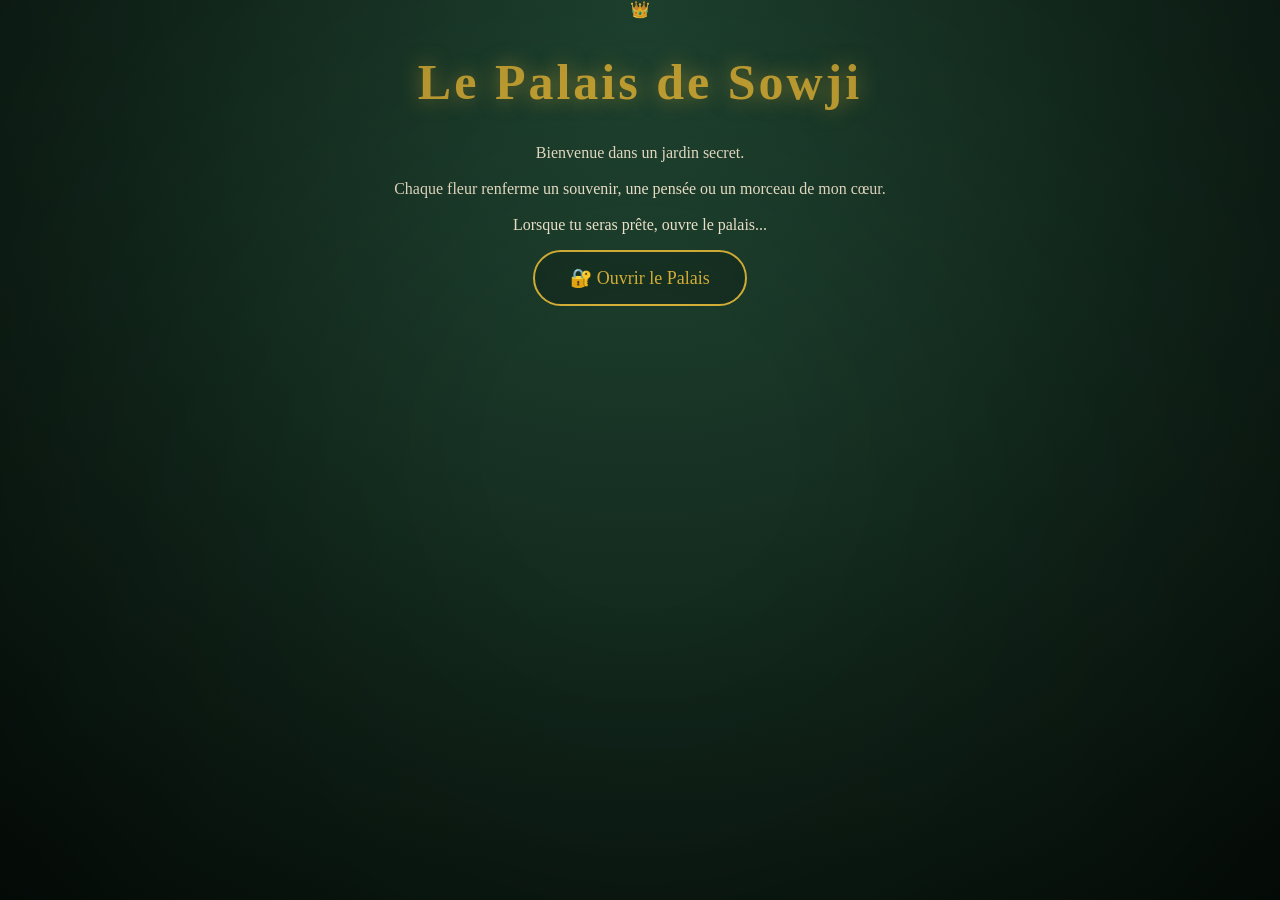
<file: index.html>
<!DOCTYPE html>
<html lang="fr">

<head>

<meta charset="UTF-8">
<meta name="viewport" content="width=device-width, initial-scale=1.0">

<title>Le Palais de Sowji</title>

<link rel="stylesheet" href="style.css">

</head>

<body>

<div class="coffre" id="coffre">

<div class="couvercle">
👑
</div>

<h1>Le Palais de Sowji</h1>

<p>

Bienvenue dans un jardin secret.

<br><br>

Chaque fleur renferme un souvenir,
une pensée ou un morceau de mon cœur.

<br><br>

Lorsque tu seras prête,
ouvre le palais...

</p>

<button id="ouvrirBtn" onclick="ouvrirPalais()">

🔐 Ouvrir le Palais

</button>

</div>

<script>

function creerPetale(){

const petale=document.createElement("div");

petale.className="petale";

const fleurs=["🌸","🌺","🌹","✨"];

petale.innerHTML=fleurs[Math.floor(Math.random()*fleurs.length)];

petale.style.left=Math.random()*100+"vw";

petale.style.animationDuration=(4+Math.random()*5)+"s";

petale.style.fontSize=(18+Math.random()*20)+"px";

document.body.appendChild(petale);

setTimeout(function(){

petale.remove();

},9000);

}



function ouvrirPalais(){

const coffre=document.getElementById("coffre");

const bouton=document.getElementById("ouvrirBtn");

bouton.style.display="none";

coffre.classList.add("ouvert");

let pluie=setInterval(creerPetale,150);

setTimeout(function(){

clearInterval(pluie);

window.location.href="jardin.html";

},1800);

}

</script>

</body>

</html>
</file>
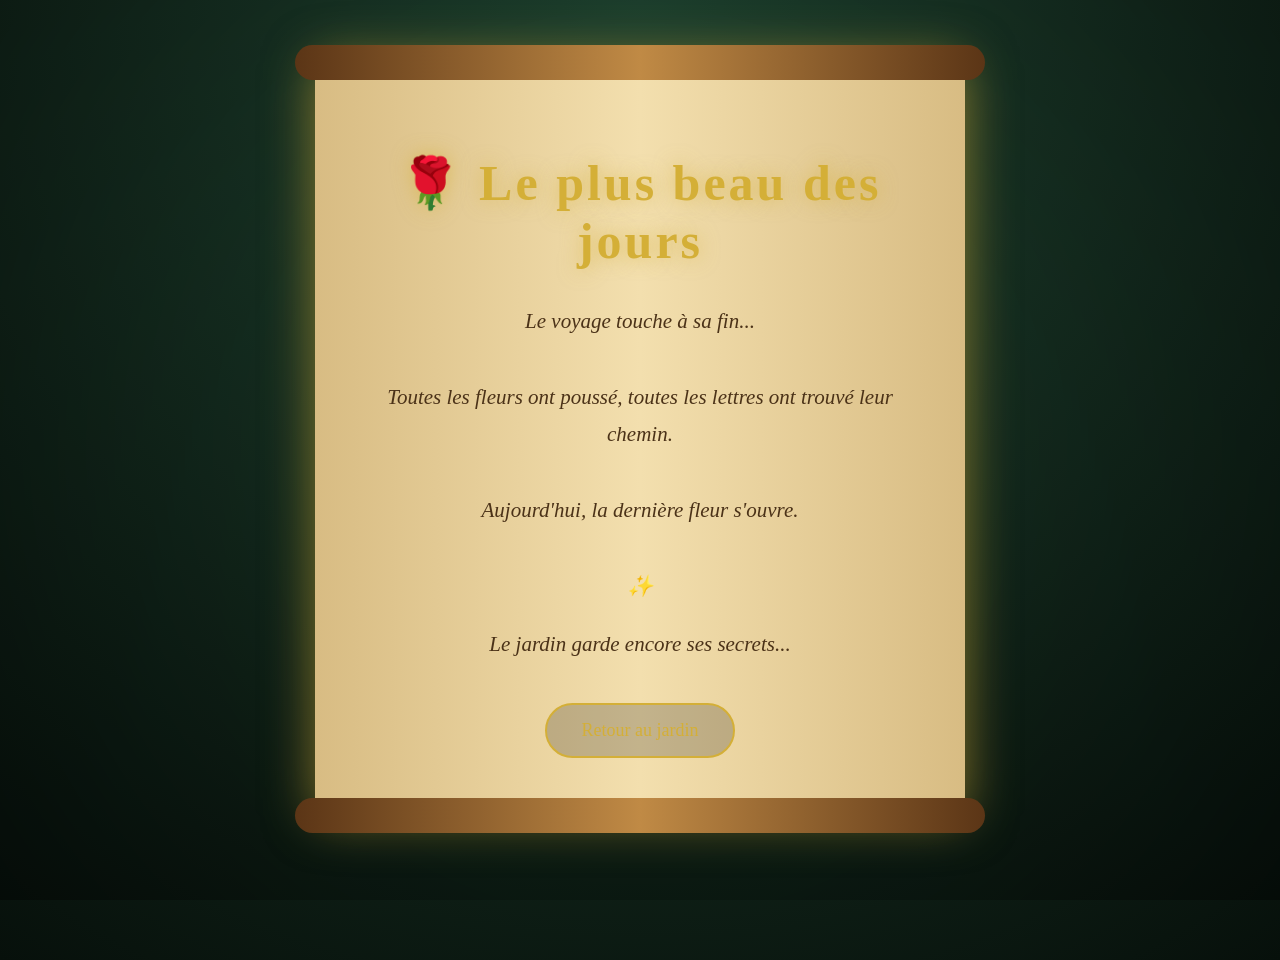
<file: grandjour.html>
<!DOCTYPE html>
<html lang="fr">

<head>

<meta charset="UTF-8">
<meta name="viewport" content="width=device-width, initial-scale=1.0">

<title>Le grand jour</title>

<link rel="stylesheet" href="style.css">

</head>


<body>


<div class="parchemin">


<h1>
🌹 Le plus beau des jours
</h1>


<div class="contenu-lettre">


<p>

Le voyage touche à sa fin...

<br><br>

Toutes les fleurs ont poussé,
toutes les lettres ont trouvé leur chemin.

<br><br>

Aujourd'hui, la dernière fleur s'ouvre.

<br><br>

✨

</p>



<div id="souvenirs"></div>



</div>


<br>


<button onclick="retourJardin()">

Retour au jardin

</button>


</div>





<script>


let zone =

document.getElementById("souvenirs");



let nombre = 0;



for(let cle in localStorage){


if(cle.startsWith("sowji-")){


let lettre =

JSON.parse(

localStorage.getItem(cle)

);



if(lettre.message){


nombre++;


zone.innerHTML +=


`

<p>

🌸 Souvenir du ${cle.replace("sowji-","")}

</p>

`;



}



}



}




if(nombre===0){


zone.innerHTML =

`

<p>

Le jardin garde encore ses secrets...

</p>

`;



}




function retourJardin(){


window.location.href="jardin.html";


}



</script>



</body>

</html>
</file>
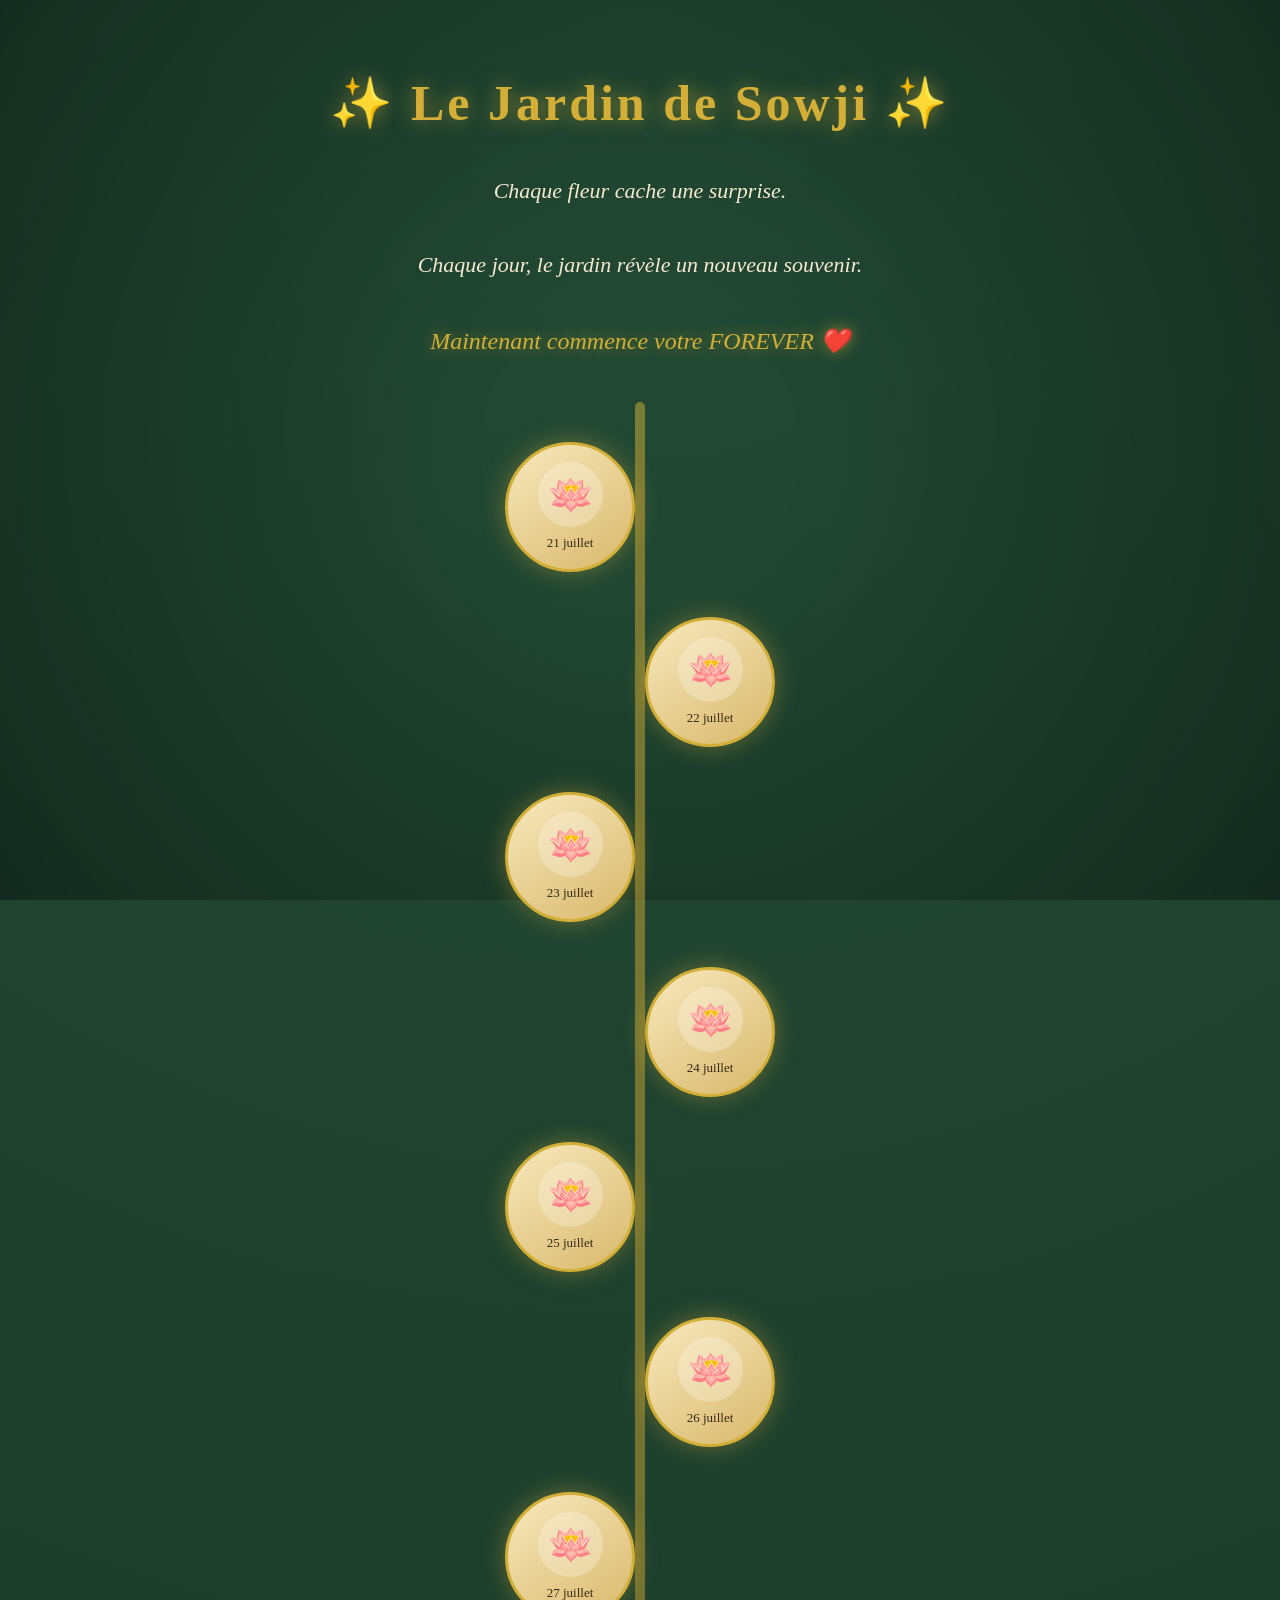
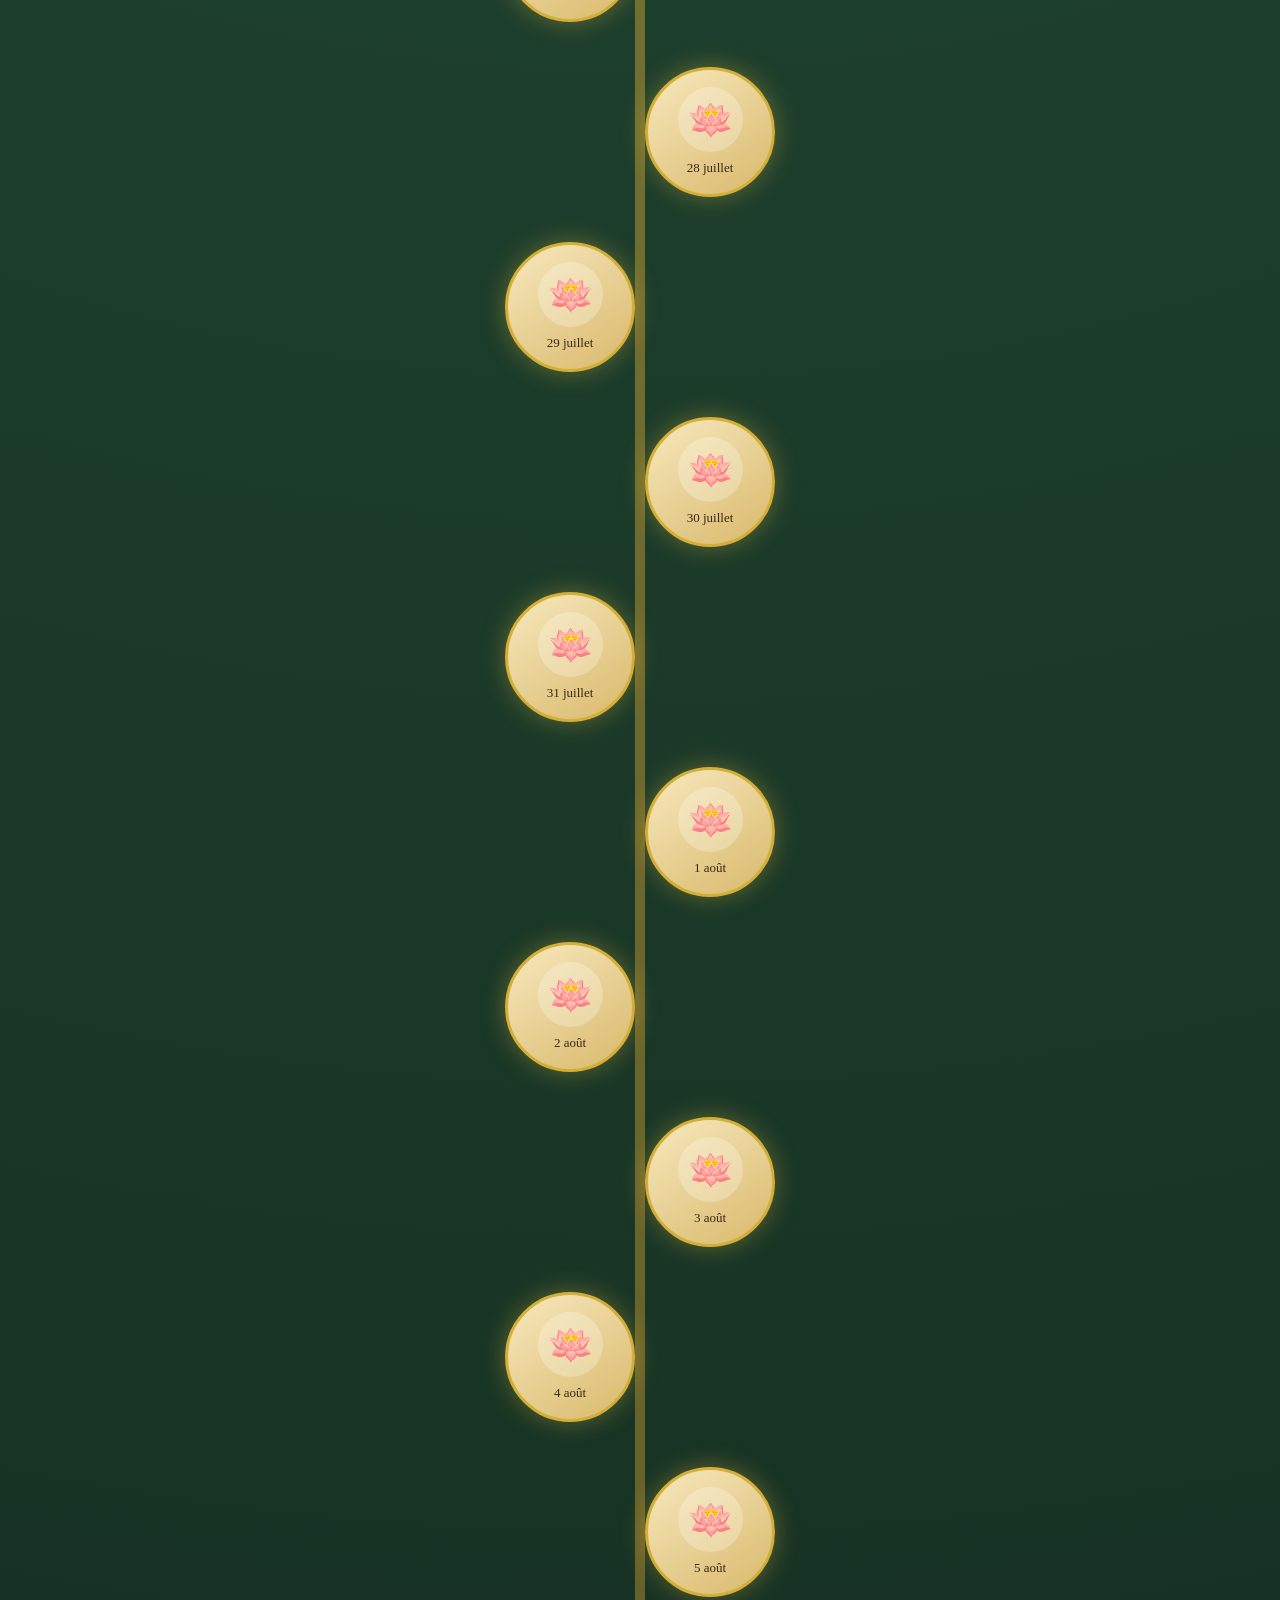
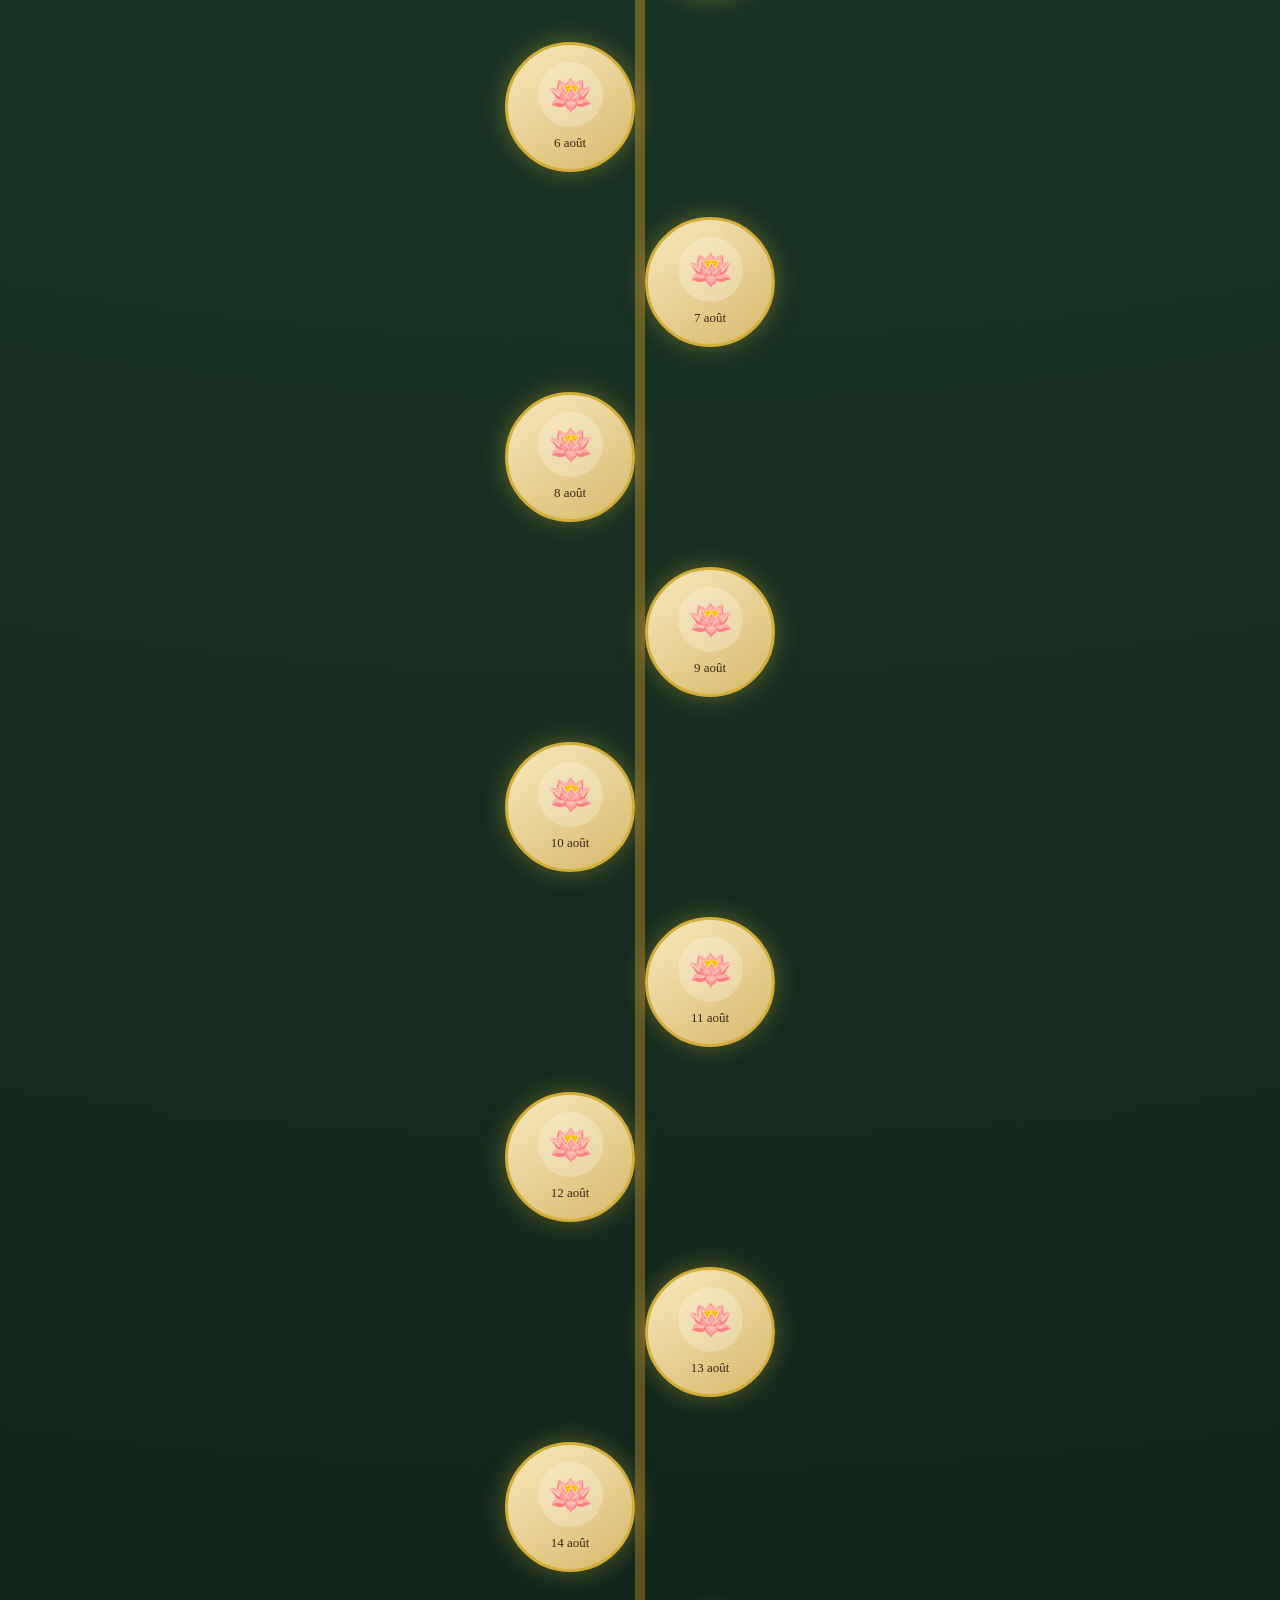
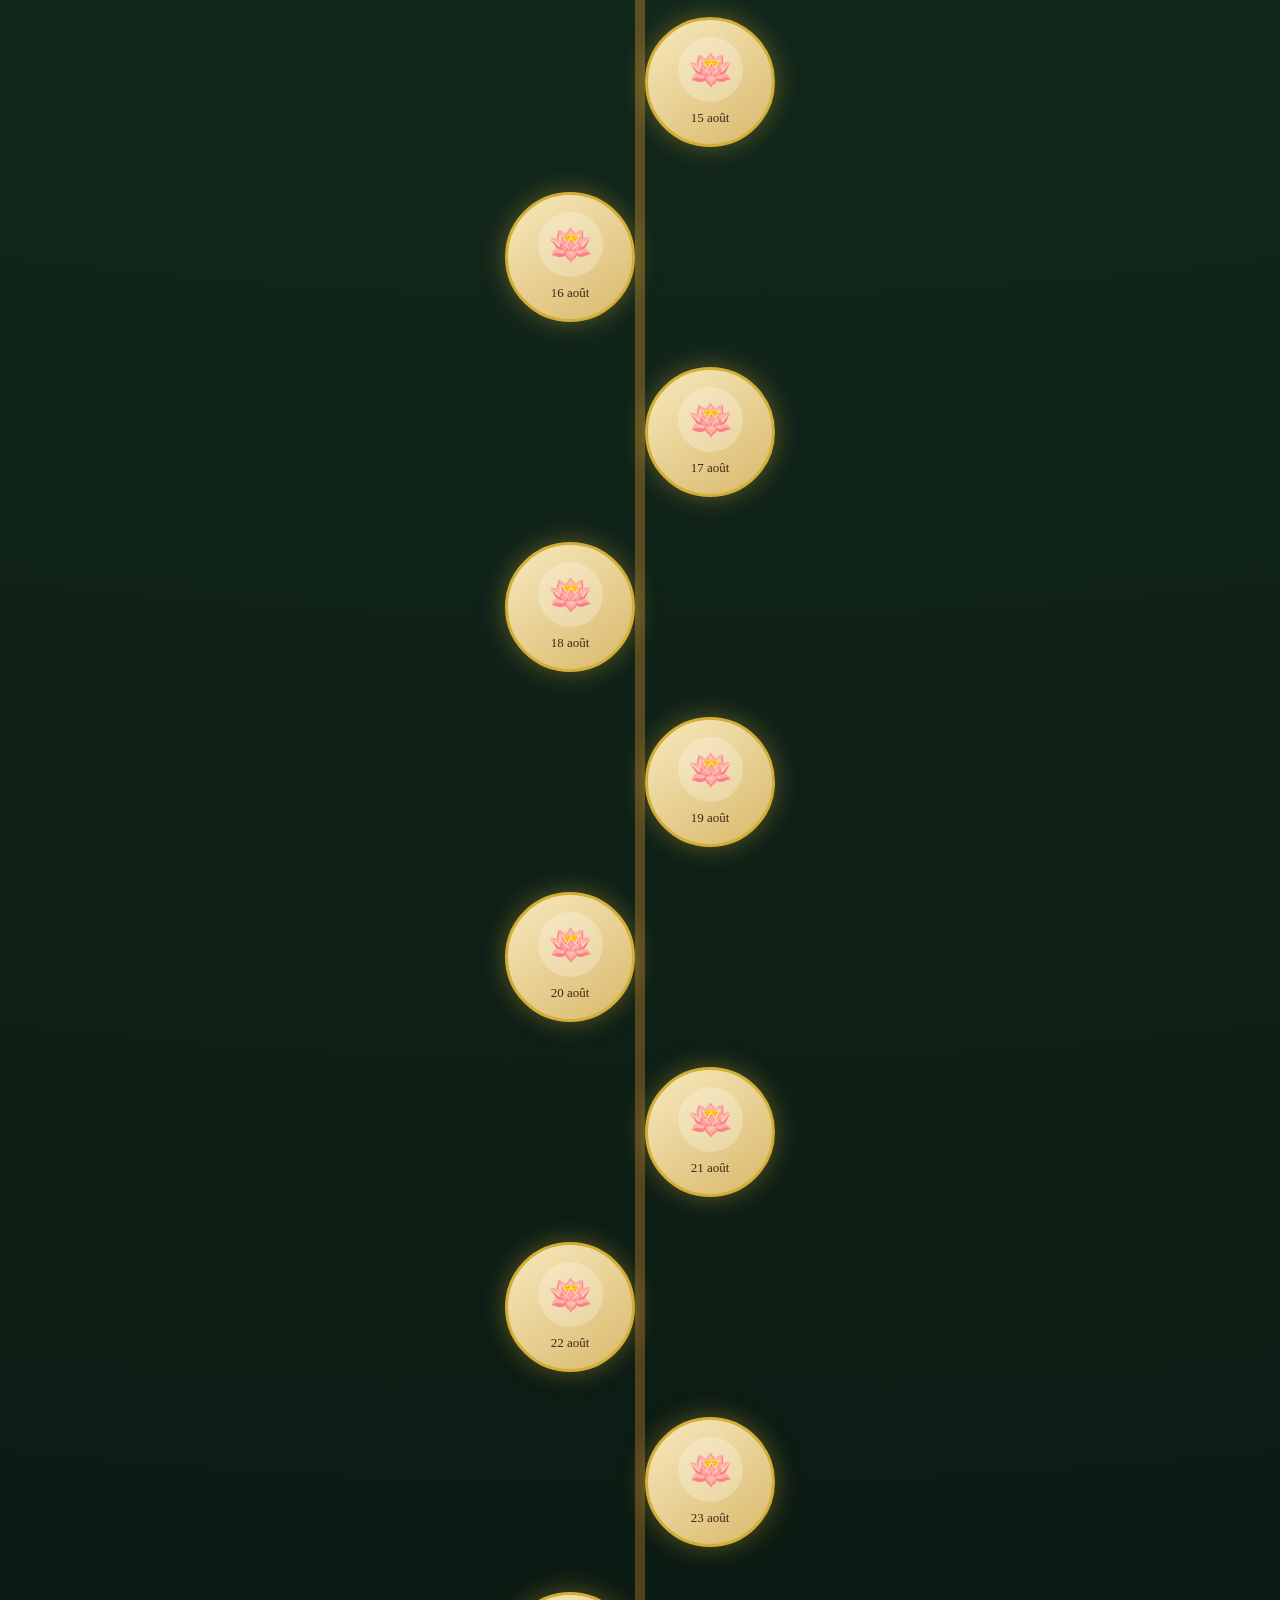
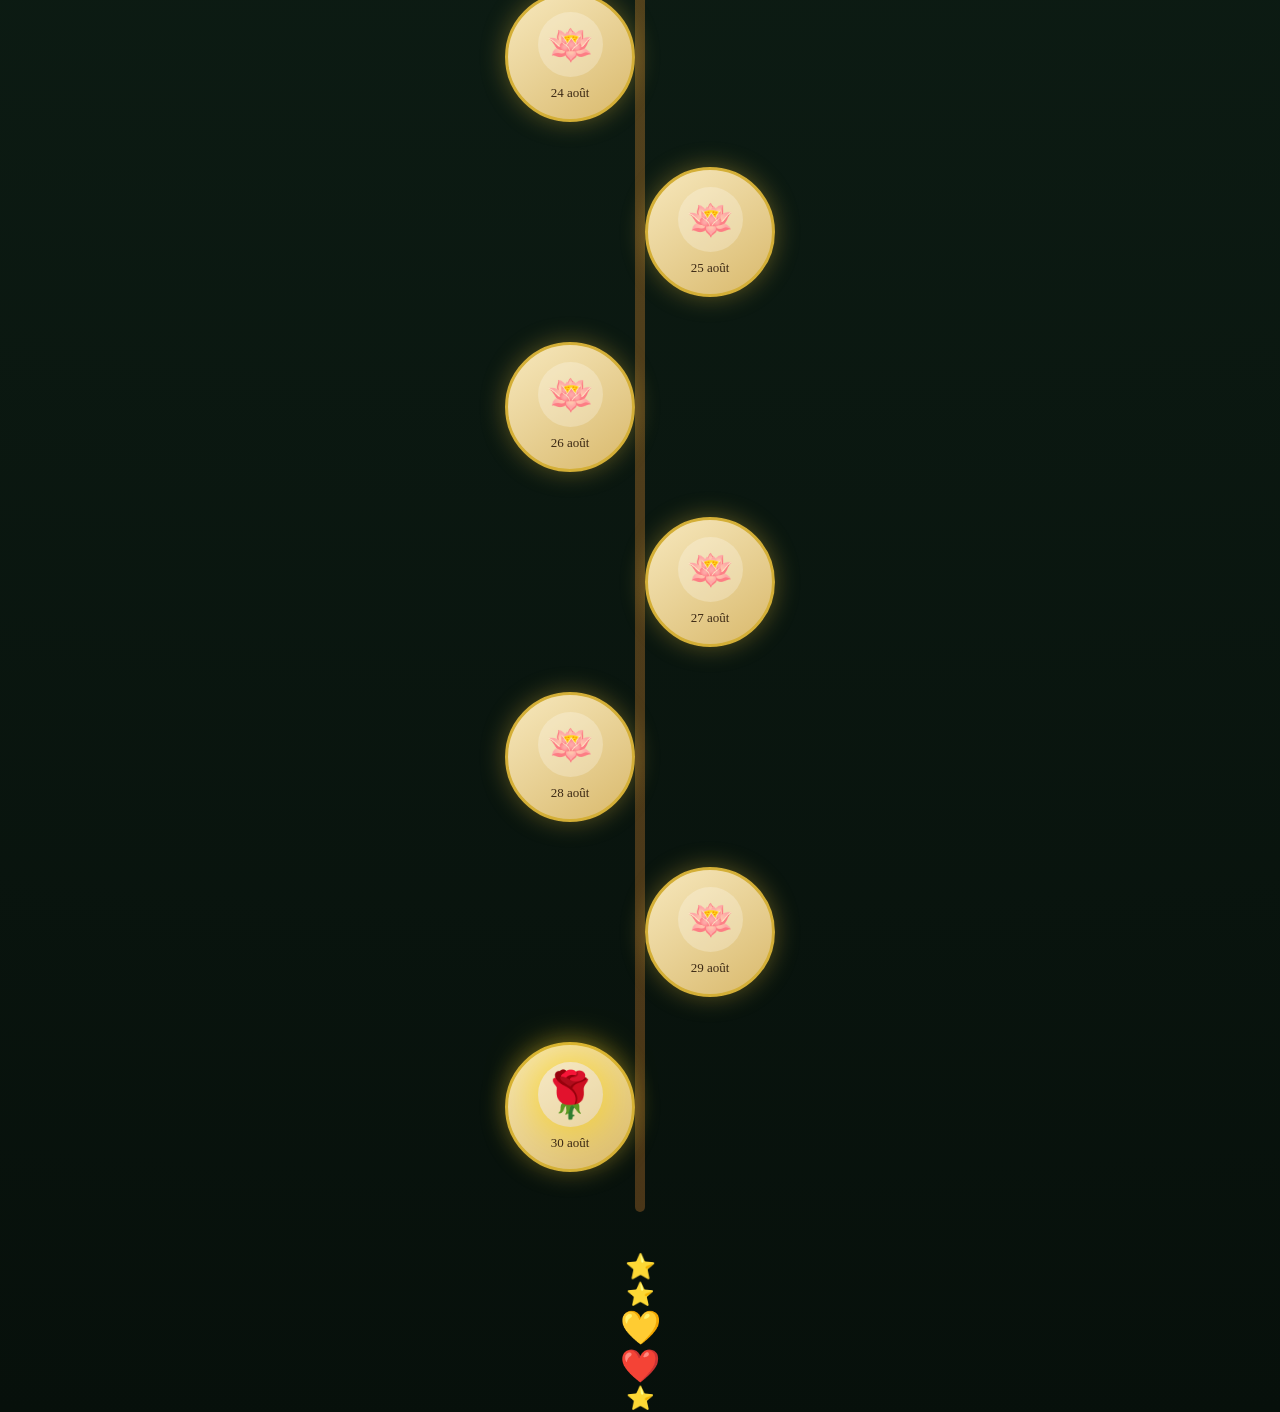
<file: jardin.html>
<!DOCTYPE html>
<html lang="fr">

<head>

<meta charset="UTF-8">

<meta name="viewport" content="width=device-width, initial-scale=1.0">

<title>Le Jardin de Sowji</title>

<link rel="stylesheet" href="style.css">

</head>


<body>


<div class="jardin">


<h1>
✨ Le Jardin de Sowji ✨
</h1>


<p class="phrase">

Chaque fleur cache une surprise.

<br><br>

Chaque jour, le jardin révèle un nouveau souvenir.

<br><br>

<span id="compteur"></span>

</p>



<div class="chemin" id="chemin"></div>


</div>




<script src="lettres.js"></script>


<script>


const chemin =
document.getElementById("chemin");



const debut =
new Date("2026-07-21");


const mariage =
new Date("2026-08-21");


const fin =
new Date("2026-08-30");



const maintenant =
new Date();



maintenant.setHours(0,0,0,0);

mariage.setHours(0,0,0,0);

fin.setHours(0,0,0,0);





// ==========================
// MODE TEST
// ==========================

// TRUE = toutes les fleurs ouvertes
// FALSE = fonctionnement normal

const modeTest = true;





// ==========================
// COMPTEUR
// ==========================


let compteurTexte="";

let dateCible;




if(maintenant < mariage){


dateCible=mariage;


compteurTexte=
"Encore {jours} jours avant le grand jour 💍";


}

else if(maintenant < fin){


dateCible=fin;


compteurTexte=
"Encore {jours} jours de festivité 👑";


}

else{


compteurTexte=
"Maintenant commence votre FOREVER ❤️";


}





if(dateCible){


let jours=Math.ceil(

(dateCible-maintenant)

/(1000*60*60*24)

);



compteurTexte=

compteurTexte.replace(

"{jours}",

jours

);


}




document.getElementById("compteur").innerHTML=

compteurTexte;








// ==========================
// AFFICHAGE DATE
// ==========================


function afficherDate(date){


return date.toLocaleDateString(

"fr-FR",

{

day:"numeric",

month:"long"

}

);

}






// ==========================
// CREATION DES FLEURS
// ==========================



let dateActuelle =
new Date(debut);




while(dateActuelle <= fin){



let fleur =
document.createElement("div");



let dateFleur =
new Date(dateActuelle);



dateFleur.setHours(0,0,0,0);




let symbole="🌙";

let classe="";

let ouvrable=false;





// MODE NORMAL + MODE TEST


if(dateFleur <= maintenant || modeTest){


symbole="🪷";

classe="ouverte";

ouvrable=true;


}





// ROSE FINALE


if(dateFleur.getTime() === fin.getTime()){


symbole="🌹";

classe="finale";


if(dateFleur <= maintenant || modeTest){


ouvrable=true;


}


}




fleur.className="fleur-jardin";



fleur.innerHTML=

`

<div class="sceau-fleur ${classe}">

${symbole}

</div>


<div class="date-fleur">

${afficherDate(dateFleur)}

</div>

`;
if(ouvrable){


fleur.onclick=function(){



window.location.href=

"lettre.html?date="

+

dateFleur.toISOString();



};


}





chemin.appendChild(fleur);



dateActuelle.setDate(

dateActuelle.getDate()+1

);



}








// ==========================
// SECRET DU 29 AOÛT
// ==========================


let secret =

new Date("2026-08-29");



secret.setHours(0,0,0,0);





if(maintenant.getTime() === secret.getTime()){



let message =

document.createElement("div");



message.className="souvenir";



message.innerHTML=

`

👑

<br><br>

Le jardin semble arriver au bout du chemin...

<br><br>

Mais un dernier secret attend demain.

<br><br>

Une dernière fleur reste à découvrir.

`;



document.querySelector(".jardin")

.appendChild(message);



}








// ==========================
// PLUIE D'ÉTOILES
// ==========================



function creerEtoile(){



const etoiles=[


"✨",

"⭐",

"💛",

"❤️"


];



const p=document.createElement("div");



p.className="petale";



p.innerHTML=

etoiles[

Math.floor(

Math.random()*etoiles.length

)

];



p.style.left=

Math.random()*100+"vw";



p.style.fontSize=

(14+Math.random()*22)+"px";



p.style.animationDuration=

(6+Math.random()*6)+"s";



document.body.appendChild(p);



setTimeout(()=>{


p.remove();


},12000);



}



setInterval(creerEtoile,350);




</script>


</body>

</html>
</file>
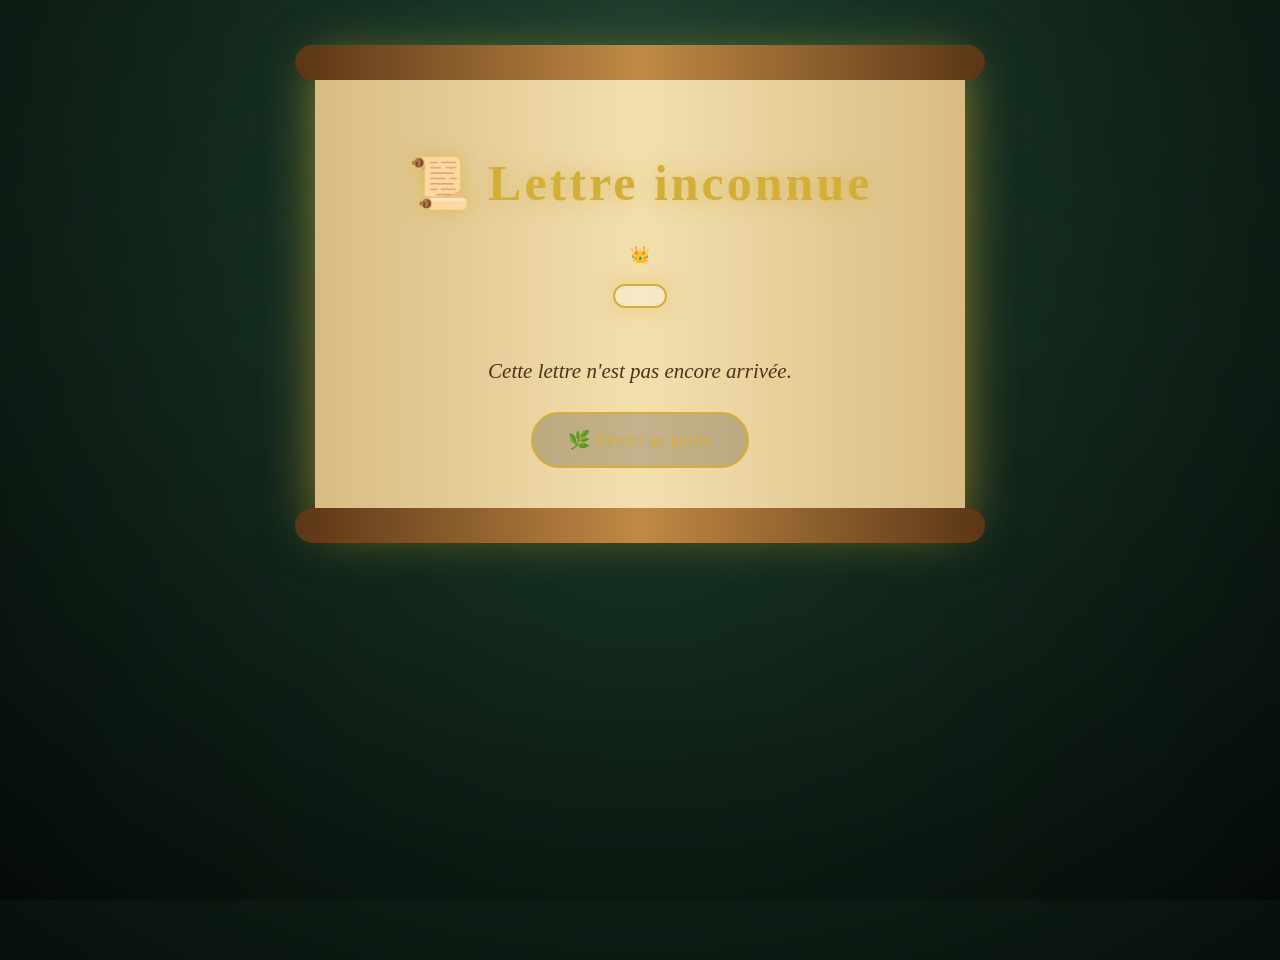
<file: lettre.html>
<!DOCTYPE html>
<html lang="fr">

<head>

<meta charset="UTF-8">
<meta name="viewport" content="width=device-width, initial-scale=1.0">

<title>Le parchemin</title>

<link rel="stylesheet" href="style.css">

</head>

<body>

<div class="parchemin">

<h1 id="titreLettre">
📜 Une lettre pour toi
</h1>

<div class="sceau-royal">
👑
</div>

<div class="sceau-date">
<span id="dateLettre"></span>
</div>

<div class="contenu-lettre">

<p id="texteLettre">
La lettre voyage encore...
</p>

<img id="photo" alt="">

<audio id="musique" autoplay loop></audio>

</div>

<button onclick="retourJardin()">
🌿 Retour au jardin
</button>

</div>

<script src="lettres.js"></script>

<script>

// =====================
// RÉCUPÉRATION DE LA DATE
// =====================

const parametres = new URLSearchParams(window.location.search);

const cleDate = parametres.get("date");

// =====================
// ÉLÉMENTS HTML
// =====================

const titreLettre = document.getElementById("titreLettre");
const texteLettre = document.getElementById("texteLettre");
const dateLettre = document.getElementById("dateLettre");
const photo = document.getElementById("photo");
const musique = document.getElementById("musique");

// =====================
// AFFICHAGE DE LA DATE
// =====================

if(cleDate){

    const date = new Date(cleDate + "T12:00:00");

    dateLettre.innerHTML = date.toLocaleDateString(
        "fr-FR",
        {
            day:"numeric",
            month:"long",
            year:"numeric"
        }
    );

}

// =====================
// RECHERCHE DE LA LETTRE
// =====================

const lettre = lettres[cleDate];

if(lettre){
      titreLettre.innerHTML = "📜 " + lettre.titre;

    texteLettre.innerHTML = lettre.texte;

    if(lettre.photo){

        photo.src = lettre.photo;
        photo.style.display = "block";

    }else{

        photo.style.display = "none";

    }

    if(lettre.musique){

        musique.src = lettre.musique;
        musique.volume = 0.35;

        musique.play().catch(()=>{

            console.log("Lecture automatique bloquée.");

        });

    }else{

        musique.style.display = "none";

    }

}else{

    titreLettre.innerHTML = "📜 Lettre inconnue";

    texteLettre.innerHTML = "Cette lettre n'est pas encore arrivée.";

    photo.style.display = "none";
    musique.style.display = "none";

}

// =====================
// RETOUR AU JARDIN
// =====================

function retourJardin(){

    window.location.href = "jardin.html";

}

</script>

</body>

</html>
</file>
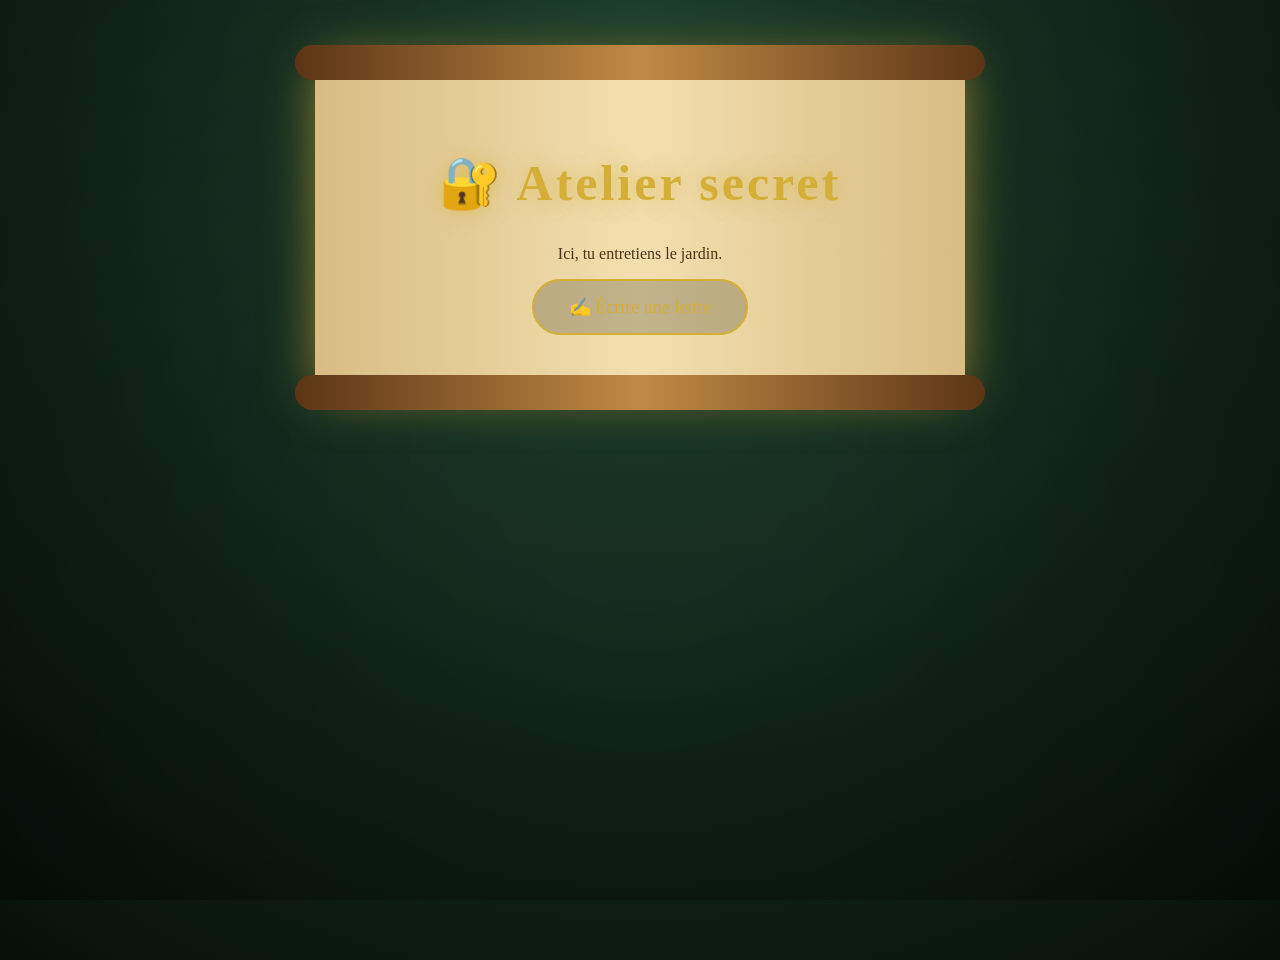
<file: secret.html>
<!DOCTYPE html>
<html lang="fr">

<head>

<meta charset="UTF-8">
<meta name="viewport" content="width=device-width, initial-scale=1.0">

<title>Atelier secret</title>

<link rel="stylesheet" href="style.css">

</head>


<body>


<div class="parchemin">


<h1>
🔐 Atelier secret
</h1>


<p>
Ici, tu entretiens le jardin.
</p>


<button onclick="ouvrirAtelier()">

✍️ Écrire une lettre

</button>


</div>



<script>


function ouvrirAtelier(){


window.location.href="ecrire.html";


}


</script>


</body>

</html>
</file>
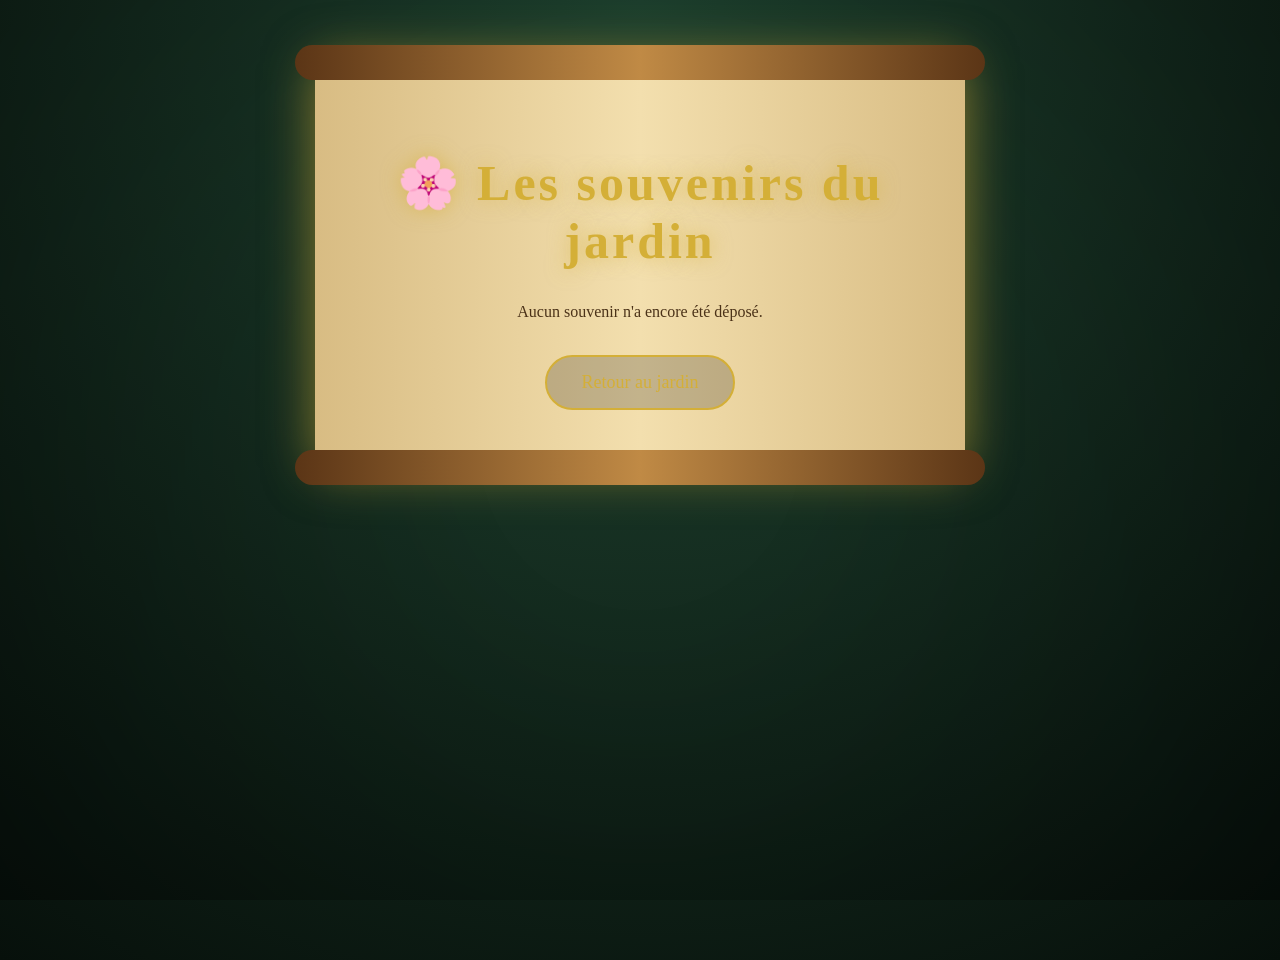
<file: souvenirs.html>
<!DOCTYPE html>
<html lang="fr">

<head>

<meta charset="UTF-8">
<meta name="viewport" content="width=device-width, initial-scale=1.0">

<title>Les souvenirs</title>

<link rel="stylesheet" href="style.css">

</head>


<body>


<div class="parchemin">


<h1>
🌸 Les souvenirs du jardin
</h1>



<div id="listeSouvenirs">

</div>



<br>


<button onclick="retourJardin()">

Retour au jardin

</button>


</div>





<script>



let zone =

document.getElementById("listeSouvenirs");



let trouve = false;



for(let cle in localStorage){



if(cle.startsWith("sowji-")){



let lettre =

JSON.parse(

localStorage.getItem(cle)

);



if(lettre.message){



trouve=true;



zone.innerHTML +=


`

<div class="souvenir">


<h2>

${cle.replace("sowji-","")}

</h2>


<p>

${lettre.message}

</p>


</div>

`;



}



}



}





if(!trouve){


zone.innerHTML =

`

<p>

Aucun souvenir n'a encore été déposé.

</p>

`;



}





function retourJardin(){


window.location.href="jardin.html";


}



</script>


</body>

</html>
</file>
<file: style.css>
/*
=================================
SOWJI
STYLE COMPLET DU PALAIS
=================================
*/


* {

box-sizing:border-box;

}



body {

margin:0;

min-height:100vh;

font-family:Georgia,"Times New Roman",serif;

color:#f5ead0;

text-align:center;

background:

radial-gradient(circle at top,#234b36,#07100b);

}



/* =========================
   PORTE DU PALAIS
========================= */


.accueil {

display:flex;

justify-content:center;

align-items:center;

}



.palais {

width:90%;

max-width:600px;

padding:50px 20px;

}



h1 {

font-size:50px;

color:#d4af37;

letter-spacing:3px;

text-shadow:

0 0 20px rgba(212,175,55,.6);

}



h2 {

font-weight:normal;

color:#f5ead0;

}



.phrase {

font-size:22px;

font-style:italic;

line-height:1.7;

margin:40px auto;

}



button {


padding:15px 35px;


border-radius:40px;


border:2px solid #d4af37;


background:rgba(0,0,0,.2);


color:#d4af37;


font-family:Georgia,serif;


font-size:18px;


cursor:pointer;


transition:.4s;


}



button:hover {


transform:scale(1.05);


box-shadow:

0 0 30px rgba(212,175,55,.7);


}



/* =========================
   PORTE DU JARDIN
========================= */


.porte-jardin {


display:flex;


justify-content:center;


margin-top:35px;


}



.cadre-porte {


padding:25px 40px;


border:3px solid #d4af37;


border-radius:100px 100px 20px 20px;


background:

linear-gradient(

#392510,

#100904

);


box-shadow:

0 0 40px rgba(212,175,55,.6);


}



.cadre-porte h2 {


font-style:italic;


font-size:24px;


}



/* =========================
   JARDIN
========================= */


.jardin {


padding:40px 20px;


min-height:100vh;


}



.chemin {


position:relative;


max-width:700px;


margin:auto;


display:flex;


flex-direction:column;


align-items:center;


gap:45px;


padding:40px 0;


}



.chemin::before {


content:"";


position:absolute;


top:0;


bottom:0;


width:10px;


background:

linear-gradient(

#d4af37,

#8b5a24

);


border-radius:20px;


opacity:.5;


}



.fleur-jardin {


position:relative;


z-index:1;


width:130px;


height:130px;


border-radius:50%;


background:

linear-gradient(

145deg,

#f7e8bd,

#d9b96c

);


border:3px solid #d4af37;


display:flex;


flex-direction:column;


justify-content:center;


align-items:center;


cursor:pointer;


box-shadow:


0 0 25px rgba(212,175,55,.4);


transition:.5s;


animation:

apparition 1s ease;


}



.fleur-jardin:nth-child(odd){


transform:

translateX(-70px);


}



.fleur-jardin:nth-child(even){


transform:

translateX(70px);


}



.fleur-jardin:hover {


filter:brightness(1.15);


}



.sceau-fleur {


width:65px;


height:65px;


display:flex;


align-items:center;


justify-content:center;


border-radius:50%;


font-size:38px;


background:

rgba(255,255,255,.25);


}



/* Sceaux */


.lotus {


box-shadow:

0 0 30px rgba(212,175,55,.7);


}



.bijou {


animation:

briller 2s infinite;


box-shadow:

0 0 40px rgba(212,175,55,.9);


}



.lune {


opacity:.7;


}



.date-fleur {


font-size:13px;


margin-top:8px;


color:#3b2814;


}



/* =========================
   PARCHEMIN
========================= */


.parchemin {


position:relative;


max-width:650px;


margin:60px auto;


padding:60px 40px;


background:

linear-gradient(

90deg,

#d8bc83,

#f3dfae,

#d8bc83

);


color:#4b3218;


border-radius:10px;


box-shadow:

0 0 50px rgba(212,175,55,.6);


animation:

deroulement 1.5s ease;


}



.parchemin::before,

.parchemin::after {


content:"";


position:absolute;


left:-20px;


right:-20px;


height:35px;


background:

linear-gradient(

90deg,

#5b3516,

#c08a45,

#5b3516

);


border-radius:30px;


}



.parchemin::before {


top:-15px;


}



.parchemin::after {


bottom:-15px;


}



.contenu-lettre {


font-size:21px;


line-height:1.8;


font-style:italic;


}



.media img,

.media video {


max-width:90%;


border-radius:15px;


margin-top:25px;


}



audio {


margin-top:25px;


}



/* =========================
   ANIMATIONS
========================= */


@keyframes apparition {


from {


opacity:0;


transform:scale(.5);


}


to {


opacity:1;


}


}



@keyframes briller {


0%,100% {


filter:brightness(1);


}


50% {


filter:brightness(1.5);


}


}



@keyframes deroulement {


from {


transform:scaleY(0);


opacity:0;


}


to {


transform:scaleY(1);


opacity:1;


}


}
#compteur {

color:#d4af37;

font-size:24px;

font-style:italic;

text-shadow:

0 0 15px rgba(212,175,55,.6);

}
/* =================================
   PORTE DOREE ENCHANTEE
================================= */


.porte-jardin {

animation:

apparitionPorte 2s ease;

}



.cadre-porte {


position:relative;


overflow:hidden;


}



.cadre-porte::before {


content:"";


position:absolute;


top:0;


left:-100%;


width:60%;


height:100%;


background:

linear-gradient(

90deg,

transparent,

rgba(255,255,255,.35),

transparent

);


animation:

lumierePorte 4s infinite;


}



.cadre-porte h2 {


position:relative;


z-index:1;


}




@keyframes lumierePorte {


0% {


left:-100%;


}



50% {


left:150%;


}



100% {


left:150%;


}


}



@keyframes apparitionPorte {


from {


opacity:0;


transform:translateY(-40px);


}



to {


opacity:1;


transform:translateY(0);


}


}
/* =================================
   SCEAU DE DATE DU PARCHEMIN
================================= */


.sceau-date {


display:inline-block;


margin:20px;


padding:10px 25px;


border:2px solid #d4af37;


border-radius:50px;


color:#8b5a24;


font-style:italic;


background:rgba(255,255,255,.3);


box-shadow:

0 0 20px rgba(212,175,55,.4);


}
/* ==========================
   SOUVENIRS
========================== */


.souvenir {


margin:30px auto;


padding:25px;


max-width:450px;


background:

rgba(255,255,255,.25);


border-radius:20px;


box-shadow:

0 0 20px rgba(212,175,55,.4);


font-style:italic;


}


.souvenir h2 {


color:#d4af37;


}
/* ==========================
   ATMOSPHERE DU JARDIN
========================== */


body::before {


content:"";


position:fixed;


inset:0;


pointer-events:none;


background:

radial-gradient(

circle,

transparent 20%,

rgba(0,0,0,.35)

);


z-index:0;


}



.jardin,

.porte-jardin {


position:relative;


z-index:1;


}
.finale {

animation:

briller 1.5s infinite;


box-shadow:

0 0 50px gold;


font-size:45px;

}
/* ==========================
   VERSION TELEPHONE
========================== */


@media (max-width:600px){


body{

overflow-x:hidden;

}



h1{

font-size:34px;

}



h2{

font-size:20px;

}



.jardin{

padding:25px 10px;

}



.phrase{

font-size:18px;

padding:0 15px;

}



.cadre-porte{

width:90%;

padding:20px;

}



.cadre-porte h2{

font-size:18px;

}



.chemin{

gap:30px;

}



.fleur-jardin{

width:100px;

height:100px;

}



.sceau-fleur{

width:55px;

height:55px;

font-size:30px;

}



.date-fleur{

font-size:12px;

}



.parchemin{

margin:20px 10px;

padding:35px 20px;

}



.contenu-lettre{

font-size:18px;

}



button{

width:90%;

font-size:16px;

}



}
</file>
